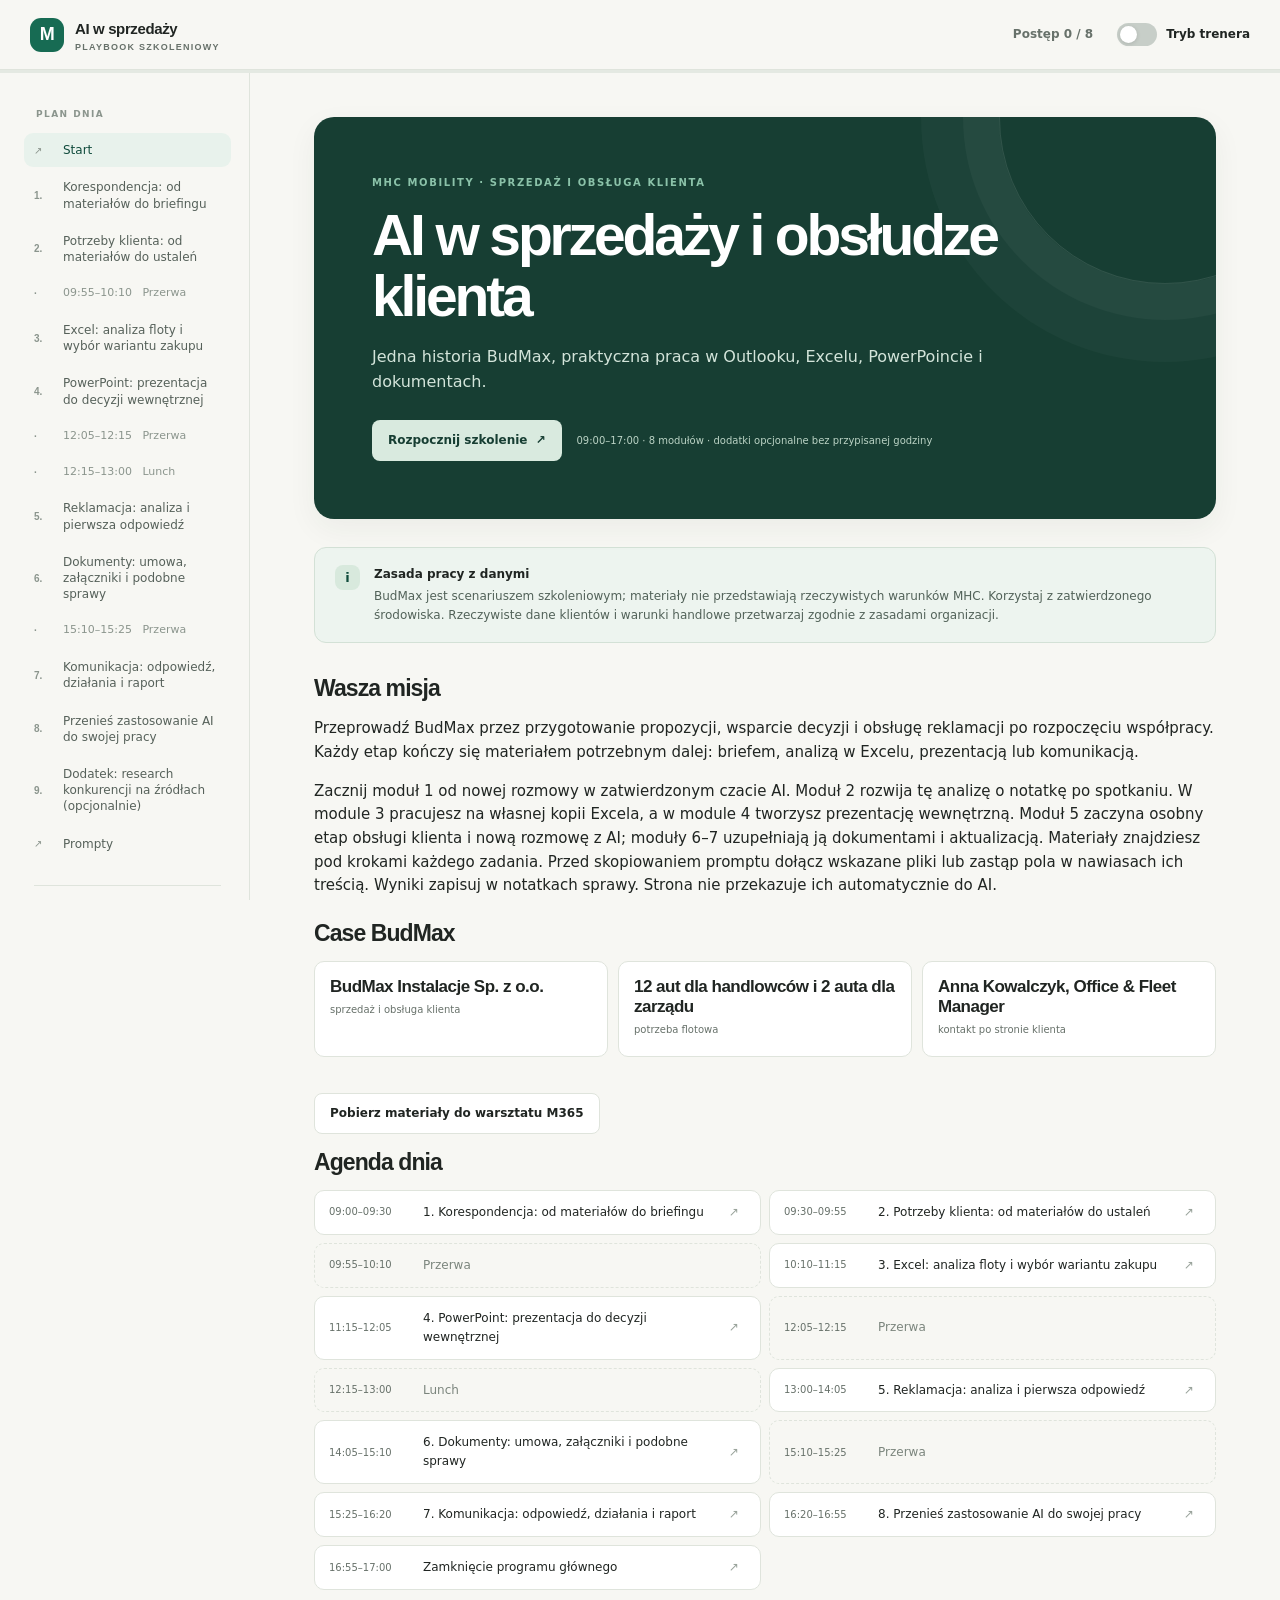
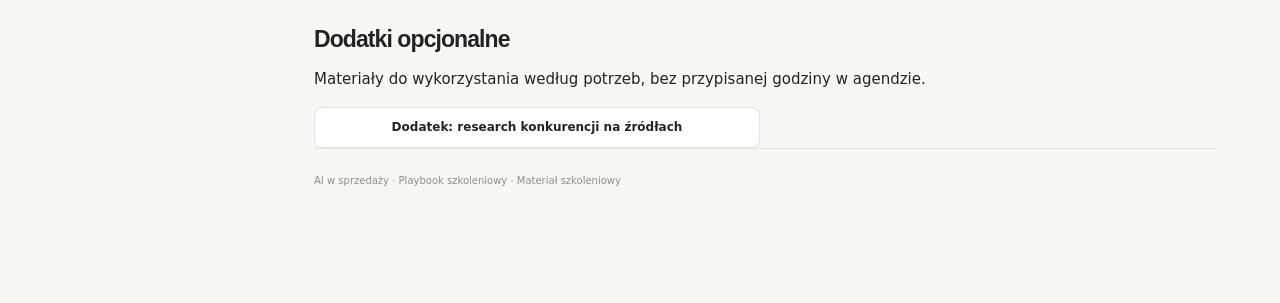
<file: index.html>
<!doctype html>
<html lang="pl">
<head>
  <meta charset="utf-8">
  <meta name="viewport" content="width=device-width, initial-scale=1">
  <meta name="theme-color" content="#f7f7f3">
  <meta name="description" content="Interaktywny playbook jednodniowego szkolenia AI w sprzedaży na case’ie BudMax.">
  <title>AI w sprzedaży i obsłudze · MHC Mobility</title>
  <link rel="stylesheet" href="assets/css/site.css">
</head>
<body>
  <a class="skip-link" href="#main">Przejdź do treści</a>
  <header class="topbar">
    <a class="brand" href="#start" aria-label="AI w sprzedaży — start"><span class="brand-mark">M</span><span>AI w sprzedaży <small>PLAYBOOK SZKOLENIOWY</small></span></a>
    <div class="top-actions">
      <span class="progress-label" id="progress-label">Postęp 0 / 8</span>
      <label class="mode-switch"><input type="checkbox" id="trainer-toggle"><span class="switch-ui" aria-hidden="true"></span><span>Tryb trenera</span></label>
    </div>
  </header>
  <div class="progress-track" role="progressbar" aria-label="Postęp szkolenia" aria-valuemin="0" aria-valuemax="8" aria-valuenow="0"><span id="progress-fill"></span></div>
  <div class="layout">
    <aside class="sidebar" aria-label="Nawigacja szkolenia">
      <div class="side-heading">PLAN DNIA</div>
      <nav id="course-nav"></nav>
      <div class="sidebar-tools">
        <label class="fast-switch trainer-control"><input id="fast-mode" type="checkbox"><span>Fast mode</span></label>
        <button class="text-button" id="reset-button" type="button">Resetuj postęp i zapisy</button>
      </div>
      <p class="side-foot">MATERIAŁ SZKOLENIOWY<br>WARSZTAT Z AI</p>
    </aside>
    <main id="main" tabindex="-1">
      <div id="course-content" aria-live="polite"><div class="loading">Wczytuję materiały szkoleniowe…</div></div>
    </main>
    <aside class="document-drawer" id="document-drawer" aria-label="Podgląd dokumentu" hidden>
      <div class="drawer-head"><div><div class="block-label">MATERIAŁ ĆWICZENIOWY</div><h2 id="drawer-title">Dokument</h2></div><button class="drawer-close" type="button" data-action="close-document" aria-label="Zamknij podgląd">×</button></div>
      <pre id="drawer-text" class="drawer-text" tabindex="0"></pre>
    </aside>
  </div>
  <dialog class="trainer-password-dialog" id="trainer-password-dialog" aria-labelledby="trainer-password-title">
    <form id="trainer-password-form">
      <h2 id="trainer-password-title">Tryb trenera</h2>
      <p>Wpisz hasło, aby wyświetlić materiały dla prowadzącego.</p>
      <label for="trainer-password">Hasło</label>
      <input id="trainer-password" type="password" autocomplete="current-password" required>
      <p class="trainer-password-error" id="trainer-password-error" role="alert" hidden>Nieprawidłowe hasło.</p>
      <div class="trainer-password-actions">
        <button class="button secondary" type="button" data-action="cancel-trainer-login">Anuluj</button>
        <button class="button primary" type="submit">Pokaż materiały</button>
      </div>
    </form>
  </dialog>
  <script src="assets/js/app.js" defer></script>
</body>
</html>
</file>
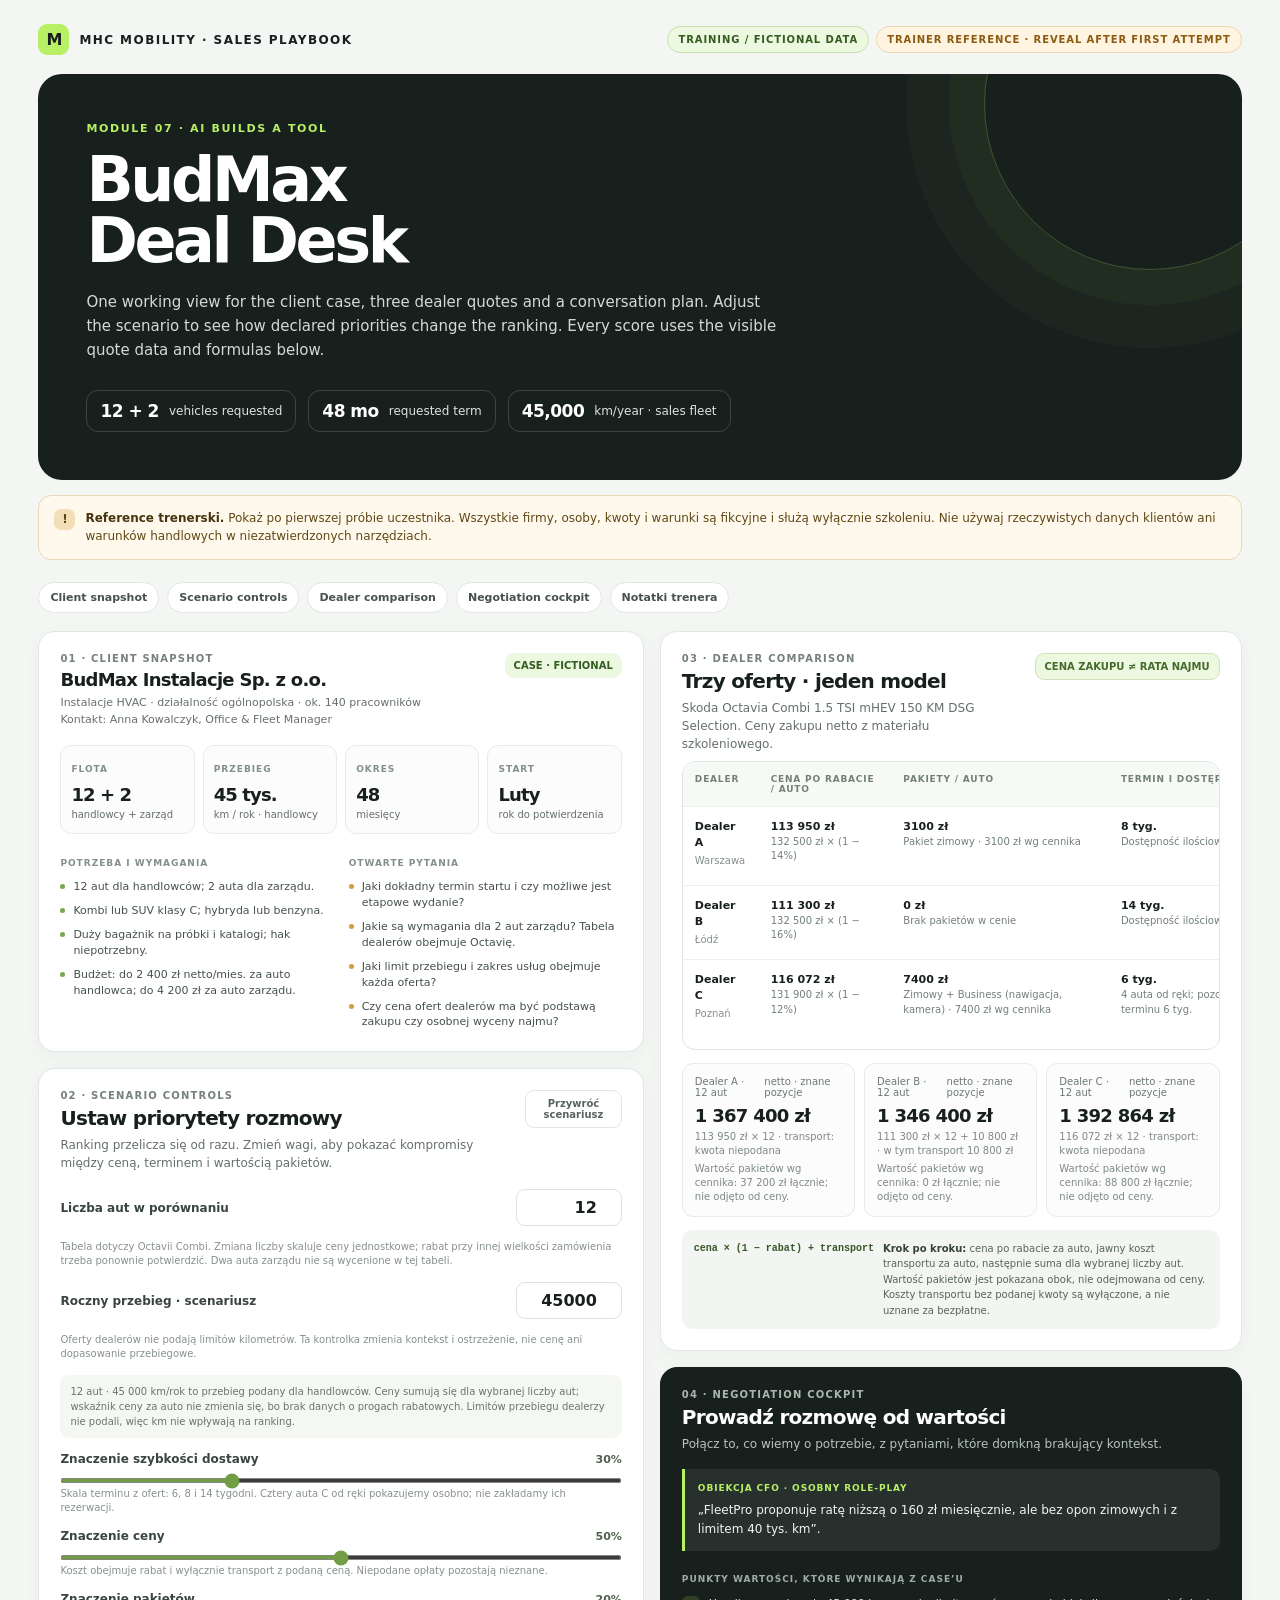
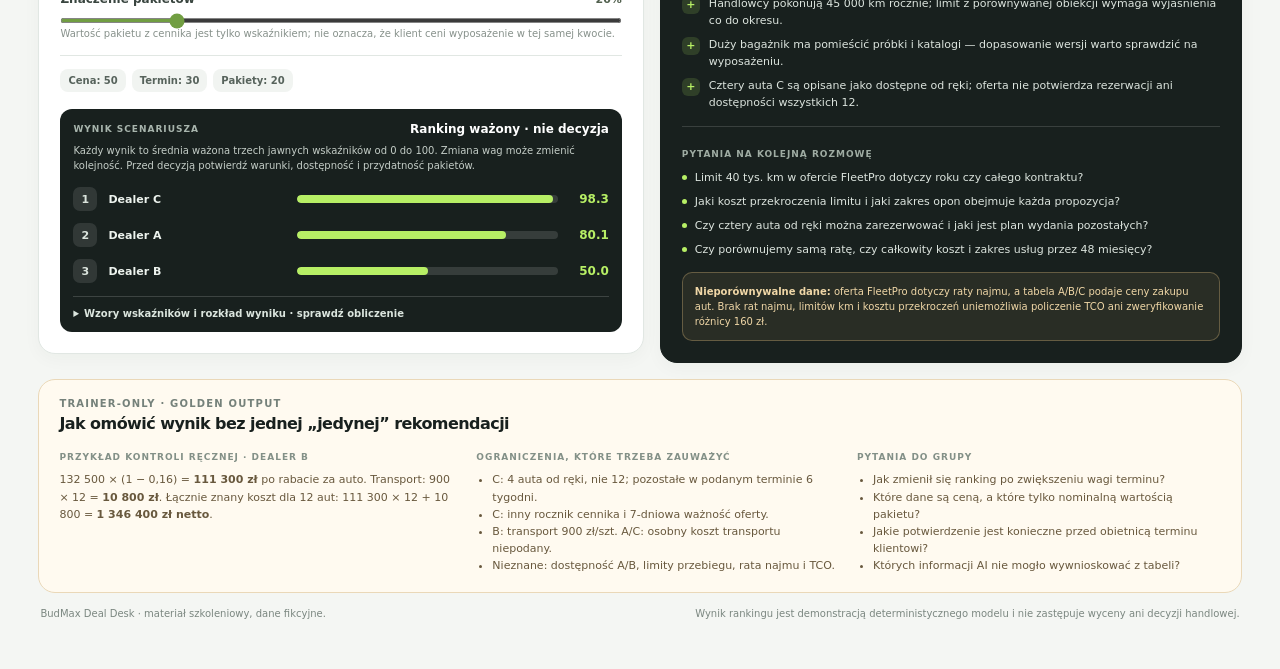
<file: materials/budmax_deal_desk_reference.html>
<!doctype html>
<html lang="pl">
<head>
  <meta charset="utf-8">
  <meta name="viewport" content="width=device-width, initial-scale=1">
  <meta name="color-scheme" content="light">
  <title>BudMax Deal Desk — reference trenerski</title>
  <style>
    :root {
      --ink: #18201e;
      --muted: #65706b;
      --line: #e1e7e3;
      --paper: #f4f6f3;
      --card: #fff;
      --green: #b7ef65;
      --green-dark: #335c20;
      --green-wash: #edf8e0;
      --amber: #8b5a13;
      --amber-wash: #fff4df;
      --red: #984b41;
      --red-wash: #faece8;
      --dark: #18201e;
      --radius: 17px;
      font-family: Inter, ui-sans-serif, system-ui, -apple-system, BlinkMacSystemFont, "Segoe UI", sans-serif;
      color: var(--ink);
      background: var(--paper);
    }
    * { box-sizing: border-box; }
    body { margin: 0; min-width: 320px; background: var(--paper); }
    button, input { font: inherit; }
    button { cursor: pointer; }
    .shell { max-width: 1440px; margin: 0 auto; padding: 24px clamp(16px, 3vw, 42px) 48px; }
    .topline { display: flex; justify-content: space-between; align-items: center; gap: 14px; margin-bottom: 19px; }
    .brand { display: flex; align-items: center; gap: 10px; font-size: 12px; font-weight: 800; letter-spacing: .12em; text-transform: uppercase; }
    .brand-mark { display: grid; place-items: center; width: 31px; height: 31px; border-radius: 9px; background: var(--green); color: var(--ink); font-size: 16px; letter-spacing: -.08em; }
    .top-tags { display: flex; flex-wrap: wrap; justify-content: flex-end; gap: 7px; }
    .tag { padding: 7px 10px; border: 1px solid var(--line); border-radius: 999px; background: #fff; color: #53605a; font-size: 10px; font-weight: 800; letter-spacing: .09em; text-transform: uppercase; }
    .tag.training { border-color: #c5dfa8; background: var(--green-wash); color: var(--green-dark); }
    .tag.trainer { border-color: #ead6b0; background: var(--amber-wash); color: var(--amber); }
    .hero { position: relative; overflow: hidden; border-radius: 24px; padding: clamp(24px, 4vw, 48px); background: var(--dark); color: #fff; }
    .hero:after { content: ""; position: absolute; width: 330px; height: 330px; right: -74px; top: -136px; border: 1px solid rgba(183,239,101,.25); border-radius: 50%; box-shadow: 0 0 0 35px rgba(183,239,101,.035), 0 0 0 78px rgba(183,239,101,.025); pointer-events: none; }
    .hero-kicker { margin: 0 0 15px; color: var(--green); font-size: 11px; font-weight: 800; letter-spacing: .15em; text-transform: uppercase; }
    h1 { max-width: 760px; margin: 0; font-size: clamp(34px, 5vw, 62px); line-height: .98; letter-spacing: -.055em; }
    .hero-copy { max-width: 690px; margin: 18px 0 0; color: #d2dad5; font-size: 15px; line-height: 1.6; }
    .hero-bottom { display: flex; flex-wrap: wrap; align-items: center; gap: 12px; margin-top: 28px; }
    .hero-stat { display: flex; align-items: center; gap: 10px; padding: 10px 13px; border: 1px solid rgba(255,255,255,.16); border-radius: 12px; color: #dce3df; font-size: 12px; }
    .hero-stat strong { color: #fff; font-size: 17px; letter-spacing: -.03em; }
    .notice { display: flex; align-items: flex-start; gap: 10px; margin: 15px 0 22px; padding: 13px 15px; border: 1px solid #e8d7b8; border-radius: 13px; background: #fff9ed; color: #604814; font-size: 12px; line-height: 1.55; }
    .notice b { color: #46340e; }
    .notice-mark { display: grid; flex: 0 0 21px; place-items: center; width: 21px; height: 21px; border-radius: 7px; background: #f3dfb7; font-weight: 900; }
    .section-nav { display: flex; flex-wrap: wrap; gap: 8px; margin: 0 0 18px; }
    .section-nav a { padding: 8px 11px; border: 1px solid var(--line); border-radius: 999px; background: #fff; color: #47524d; text-decoration: none; font-size: 11px; font-weight: 700; }
    .section-nav a:hover, .section-nav a:focus-visible { border-color: #9cc66d; outline: 2px solid #d7edbe; }
    .layout { display: grid; grid-template-columns: minmax(0, 1.02fr) minmax(360px, .98fr); gap: 16px; align-items: start; }
    .stack { display: grid; gap: 16px; min-width: 0; }
    .card { min-width: 0; border: 1px solid var(--line); border-radius: var(--radius); background: var(--card); box-shadow: 0 5px 18px rgba(27,43,33,.035); }
    .card-pad { padding: 21px; }
    .card-head { display: flex; justify-content: space-between; align-items: flex-start; gap: 16px; margin-bottom: 17px; }
    .eyebrow { margin: 0 0 6px; color: #75817a; font-size: 10px; font-weight: 800; letter-spacing: .12em; text-transform: uppercase; }
    h2 { margin: 0; font-size: 20px; letter-spacing: -.035em; line-height: 1.15; }
    h3 { margin: 0; font-size: 14px; letter-spacing: -.02em; }
    .card-desc { margin: 6px 0 0; color: var(--muted); font-size: 12px; line-height: 1.5; }
    .mini-label { color: #839087; font-size: 9px; font-weight: 800; letter-spacing: .11em; text-transform: uppercase; }
    .snapshot-top { display: flex; align-items: flex-start; justify-content: space-between; gap: 10px; }
    .client-name { margin: 2px 0 0; font-size: 18px; font-weight: 800; letter-spacing: -.04em; }
    .client-meta { margin: 5px 0 0; color: var(--muted); font-size: 11px; line-height: 1.5; }
    .client-chip { white-space: nowrap; padding: 7px 9px; border-radius: 9px; background: var(--green-wash); color: var(--green-dark); font-size: 10px; font-weight: 800; }
    .metrics { display: grid; grid-template-columns: repeat(4, minmax(0, 1fr)); gap: 8px; margin: 17px 0; }
    .metric { min-height: 74px; padding: 11px 10px; border: 1px solid #e8ece8; border-radius: 11px; background: #fbfcfb; }
    .metric strong { display: block; margin-top: 8px; font-size: 18px; letter-spacing: -.05em; }
    .metric small { display: block; margin-top: 3px; color: var(--muted); font-size: 10px; line-height: 1.35; }
    .two-col { display: grid; grid-template-columns: 1fr 1fr; gap: 15px; }
    .bullet-list { display: grid; gap: 8px; margin: 9px 0 0; padding: 0; list-style: none; }
    .bullet-list li { display: flex; gap: 8px; align-items: flex-start; color: #45524b; font-size: 11px; line-height: 1.45; }
    .bullet-list li:before { content: ""; flex: 0 0 5px; width: 5px; height: 5px; margin-top: 5px; border-radius: 50%; background: #77a84a; }
    .unknown-list li:before { background: #d29b43; }
    .controls { display: grid; gap: 14px; }
    .control-row { display: grid; grid-template-columns: minmax(0, 1fr) auto; align-items: center; gap: 9px; }
    .control-row label { color: #39453f; font-size: 12px; font-weight: 700; }
    .number-input { width: 106px; padding: 8px 9px; border: 1px solid #dbe3dd; border-radius: 9px; color: var(--ink); background: white; text-align: right; font-weight: 750; }
    .range-head { display: flex; justify-content: space-between; align-items: center; gap: 12px; }
    .range-head label { color: #39453f; font-size: 12px; font-weight: 700; }
    .range-value { min-width: 43px; color: #52614f; text-align: right; font-size: 11px; font-weight: 800; }
    input[type="range"] { width: 100%; height: 5px; margin: 12px 0 2px; border-radius: 99px; accent-color: #719e42; cursor: pointer; }
    .range-help { margin: 0; color: #87918b; font-size: 10px; line-height: 1.4; }
    .scenario-note { margin: 0; padding: 9px 10px; border-radius: 9px; background: #f5f7f3; color: #68746c; font-size: 10px; line-height: 1.5; }
    .weight-summary { display: flex; flex-wrap: wrap; gap: 6px; padding-top: 13px; border-top: 1px solid var(--line); }
    .weight-pill { padding: 6px 8px; border-radius: 8px; background: #f1f4f1; color: #57635c; font-size: 10px; font-weight: 700; }
    .reset-button { padding: 7px 10px; border: 1px solid var(--line); border-radius: 9px; background: white; color: #59645e; font-size: 10px; font-weight: 750; }
    .reset-button:hover { background: #f4f7f4; }
    .ranking-box { padding: 13px; border-radius: 12px; background: var(--dark); color: #fff; }
    .ranking-title { display: flex; justify-content: space-between; align-items: center; gap: 12px; }
    .ranking-title .mini-label { color: #a8b5ad; }
    .ranking-title strong { font-size: 12px; }
    .ranking-explainer { margin: 7px 0 0; color: #c4cdc7; font-size: 10px; line-height: 1.5; }
    .ranking-list { display: grid; gap: 12px; margin-top: 14px; }
    .rank-row { display: grid; grid-template-columns: 26px minmax(90px, 1fr) minmax(90px, 1.45fr) 42px; gap: 9px; align-items: center; }
    .rank-num { display: grid; place-items: center; width: 24px; height: 24px; border-radius: 7px; background: rgba(255,255,255,.11); color: #dbe4dd; font-size: 11px; font-weight: 800; }
    .rank-name { color: #edf3ee; font-size: 11px; font-weight: 750; }
    .bar { height: 8px; overflow: hidden; border-radius: 99px; background: rgba(255,255,255,.13); }
    .bar > i { display: block; height: 100%; border-radius: inherit; background: var(--green); transition: width .2s ease; }
    .score { color: var(--green); text-align: right; font-size: 12px; font-weight: 850; }
    .no-weight { margin: 12px 0 0; color: #f4ce81; font-size: 11px; }
    .score-detail { margin-top: 13px; border-top: 1px solid rgba(255,255,255,.16); padding-top: 11px; }
    .score-detail summary { color: #dbe5de; cursor: pointer; font-size: 10px; font-weight: 750; }
    .score-detail p { color: #bdc9c1; font-size: 10px; line-height: 1.5; }
    .score-detail table { min-width: 0; margin-top: 8px; }
    .score-detail th, .score-detail td { padding: 7px 6px; border-color: rgba(255,255,255,.11); color: #d9e1dc; font-size: 9px; }
    .score-detail th { background: rgba(255,255,255,.06); color: #aebbb2; }
    .comparison-card { grid-column: 1 / -1; }
    .comparison-intro { display: flex; justify-content: space-between; align-items: flex-start; gap: 18px; }
    .price-label { display: inline-flex; align-items: center; gap: 7px; padding: 7px 9px; border: 1px solid #cfe2ba; border-radius: 9px; background: var(--green-wash); color: #456a2c; font-size: 10px; font-weight: 800; white-space: nowrap; }
    .table-wrap { overflow-x: auto; margin-top: 8px; border: 1px solid var(--line); border-radius: 13px; }
    table { width: 100%; min-width: 860px; border-collapse: collapse; }
    th, td { padding: 12px; border-bottom: 1px solid #edf0ed; text-align: left; vertical-align: top; }
    th { background: #f7f9f7; color: #718078; font-size: 9px; font-weight: 800; letter-spacing: .09em; text-transform: uppercase; }
    td { color: #48554e; font-size: 11px; line-height: 1.45; }
    tbody tr:last-child td { border-bottom: 0; }
    td strong { color: var(--ink); }
    .dealer-name { color: var(--ink); font-weight: 800; }
    .dealer-city { display: block; margin-top: 3px; color: #859089; font-size: 10px; }
    .money { white-space: nowrap; font-variant-numeric: tabular-nums; }
    .math { color: #718078; font-size: 10px; }
    .status { display: inline-flex; align-items: center; margin: 2px 3px 2px 0; padding: 4px 6px; border-radius: 6px; background: #f0f3f0; color: #5a665f; font-size: 9px; font-weight: 700; }
    .status.warn { background: var(--amber-wash); color: var(--amber); }
    .status.good { background: var(--green-wash); color: var(--green-dark); }
    .cost-strip { display: grid; grid-template-columns: repeat(3, 1fr); gap: 9px; margin-top: 13px; }
    .cost-cell { padding: 12px; border: 1px solid #e7ece7; border-radius: 11px; background: #fbfcfb; }
    .cost-cell-top { display: flex; justify-content: space-between; gap: 8px; color: #6c7971; font-size: 10px; }
    .cost-cell strong { display: block; margin-top: 7px; color: var(--ink); font-size: 18px; letter-spacing: -.04em; }
    .cost-cell small { display: block; margin-top: 4px; color: #7f8a83; font-size: 10px; line-height: 1.4; }
    .formula { display: flex; align-items: flex-start; gap: 9px; margin-top: 13px; padding: 11px 12px; border-radius: 10px; background: #f2f5f2; color: #57635c; font-size: 10px; line-height: 1.55; }
    .formula b { color: #36433b; }
    .formula-code { white-space: nowrap; color: #385526; font-family: ui-monospace, SFMono-Regular, Menlo, monospace; font-size: 10px; font-weight: 700; }
    .cockpit { background: var(--dark); color: white; border-color: var(--dark); }
    .cockpit .eyebrow { color: #a9b7ad; }
    .cockpit h2 { color: white; }
    .cockpit .card-desc { color: #b8c3bc; }
    .objection { margin: 16px 0; padding: 13px; border-left: 3px solid var(--green); border-radius: 0 10px 10px 0; background: rgba(255,255,255,.07); color: #f0f4f1; font-size: 12px; line-height: 1.55; }
    .objection small { display: block; margin-bottom: 5px; color: var(--green); font-size: 9px; font-weight: 800; letter-spacing: .1em; text-transform: uppercase; }
    .argument-grid { display: grid; gap: 8px; margin-top: 10px; }
    .argument { display: flex; gap: 9px; color: #dce4de; font-size: 11px; line-height: 1.5; }
    .argument:before { content: "+"; flex: 0 0 18px; display: grid; place-items: center; width: 18px; height: 18px; border-radius: 6px; background: rgba(183,239,101,.15); color: var(--green); font-weight: 900; }
    .cockpit .mini-label { color: #9faca3; }
    .cockpit .bullet-list li { color: #dce4de; }
    .cockpit .bullet-list li:before { background: var(--green); }
    .divider { height: 1px; margin: 15px 0; background: rgba(255,255,255,.14); }
    .warning-box { margin-top: 14px; padding: 11px 12px; border: 1px solid rgba(242,203,132,.3); border-radius: 10px; background: rgba(242,203,132,.08); color: #f0d7a7; font-size: 10px; line-height: 1.5; }
    .trainer-section { margin-top: 16px; padding: 18px 20px; border: 1px solid #ead8b8; border-radius: var(--radius); background: #fffaf0; }
    .trainer-section h2 { font-size: 16px; }
    .trainer-grid { display: grid; grid-template-columns: 1.1fr 1fr 1fr; gap: 17px; margin-top: 12px; }
    .trainer-grid p, .trainer-grid li { color: #68583d; font-size: 11px; line-height: 1.55; }
    .trainer-grid p { margin: 7px 0 0; }
    .trainer-grid ul { margin: 7px 0 0; padding-left: 16px; }
    .footer-note { display: flex; justify-content: space-between; gap: 18px; margin: 13px 2px 0; color: #7b8780; font-size: 10px; line-height: 1.5; }
    :focus-visible { outline: 3px solid #9cc66d; outline-offset: 3px; }
    @media (max-width: 900px) {
      .layout { grid-template-columns: 1fr; }
      .comparison-card { grid-column: auto; }
      .trainer-grid { grid-template-columns: 1fr 1fr; }
    }
    @media (max-width: 600px) {
      .shell { padding: 14px 12px 30px; }
      .topline { align-items: flex-start; }
      .brand { font-size: 10px; }
      .top-tags { max-width: 190px; }
      .tag { padding: 6px 8px; font-size: 8px; }
      .hero { border-radius: 19px; padding: 24px 20px; }
      .hero:after { right: -210px; }
      .hero-copy { font-size: 13px; }
      .hero-stat { flex: 1 1 130px; }
      .metrics { grid-template-columns: 1fr 1fr; }
      .two-col { grid-template-columns: 1fr; }
      .card-pad { padding: 16px; }
      .comparison-intro { display: block; }
      .price-label { margin-top: 12px; white-space: normal; }
      .cost-strip { grid-template-columns: 1fr; }
      .trainer-grid { grid-template-columns: 1fr; }
      .footer-note { display: block; }
      .footer-note span { display: block; margin-top: 4px; }
    }
    @media print {
      body { background: white; }
      .shell { max-width: none; padding: 0; }
      .section-nav, .reset-button, input { display: none !important; }
      .hero, .cockpit, .ranking-box { print-color-adjust: exact; -webkit-print-color-adjust: exact; }
      .card, .trainer-section { break-inside: avoid; box-shadow: none; }
    }
  </style>
</head>
<body>
  <main class="shell">
    <div class="topline">
      <div class="brand"><span class="brand-mark" aria-hidden="true">M</span> MHC Mobility · Sales playbook</div>
      <div class="top-tags">
        <span class="tag training">TRAINING / FICTIONAL DATA</span>
        <span class="tag trainer">Trainer reference · reveal after first attempt</span>
      </div>
    </div>

    <header class="hero">
      <p class="hero-kicker">Module 07 · AI builds a tool</p>
      <h1>BudMax<br>Deal Desk</h1>
      <p class="hero-copy">One working view for the client case, three dealer quotes and a conversation plan. Adjust the scenario to see how declared priorities change the ranking. Every score uses the visible quote data and formulas below.</p>
      <div class="hero-bottom">
        <div class="hero-stat"><strong>12 + 2</strong><span>vehicles requested</span></div>
        <div class="hero-stat"><strong>48 mo</strong><span>requested term</span></div>
        <div class="hero-stat"><strong>45,000</strong><span>km/year · sales fleet</span></div>
      </div>
    </header>

    <div class="notice" role="note">
      <span class="notice-mark" aria-hidden="true">!</span>
      <div><b>Reference trenerski.</b> Pokaż po pierwszej próbie uczestnika. Wszystkie firmy, osoby, kwoty i warunki są fikcyjne i służą wyłącznie szkoleniu. Nie używaj rzeczywistych danych klientów ani warunków handlowych w niezatwierdzonych narzędziach.</div>
    </div>

    <nav class="section-nav" aria-label="Przejdź do sekcji">
      <a href="#client">Client snapshot</a>
      <a href="#scenario">Scenario controls</a>
      <a href="#comparison">Dealer comparison</a>
      <a href="#cockpit">Negotiation cockpit</a>
      <a href="#trainer-notes">Notatki trenera</a>
    </nav>

    <div class="layout">
      <div class="stack">
        <section class="card card-pad" id="client" aria-labelledby="client-title">
          <div class="snapshot-top">
            <div>
              <p class="eyebrow">01 · Client snapshot</p>
              <h2 id="client-title" class="client-name">BudMax Instalacje Sp. z o.o.</h2>
              <p class="client-meta">Instalacje HVAC · działalność ogólnopolska · ok. 140 pracowników<br>Kontakt: Anna Kowalczyk, Office &amp; Fleet Manager</p>
            </div>
            <span class="client-chip">CASE · FICTIONAL</span>
          </div>
          <div class="metrics">
            <div class="metric"><span class="mini-label">Flota</span><strong>12 + 2</strong><small>handlowcy + zarząd</small></div>
            <div class="metric"><span class="mini-label">Przebieg</span><strong>45 tys.</strong><small>km / rok · handlowcy</small></div>
            <div class="metric"><span class="mini-label">Okres</span><strong>48</strong><small>miesięcy</small></div>
            <div class="metric"><span class="mini-label">Start</span><strong>Luty</strong><small>rok do potwierdzenia</small></div>
          </div>
          <div class="two-col">
            <div>
              <span class="mini-label">Potrzeba i wymagania</span>
              <ul class="bullet-list">
                <li>12 aut dla handlowców; 2 auta dla zarządu.</li>
                <li>Kombi lub SUV klasy C; hybryda lub benzyna.</li>
                <li>Duży bagażnik na próbki i katalogi; hak niepotrzebny.</li>
                <li>Budżet: do 2 400 zł netto/mies. za auto handlowca; do 4 200 zł za auto zarządu.</li>
              </ul>
            </div>
            <div>
              <span class="mini-label">Otwarte pytania</span>
              <ul class="bullet-list unknown-list">
                <li>Jaki dokładny termin startu i czy możliwe jest etapowe wydanie?</li>
                <li>Jakie są wymagania dla 2 aut zarządu? Tabela dealerów obejmuje Octavię.</li>
                <li>Jaki limit przebiegu i zakres usług obejmuje każda oferta?</li>
                <li>Czy cena ofert dealerów ma być podstawą zakupu czy osobnej wyceny najmu?</li>
              </ul>
            </div>
          </div>
        </section>

        <section class="card card-pad" id="scenario" aria-labelledby="scenario-title">
          <div class="card-head">
            <div>
              <p class="eyebrow">02 · Scenario controls</p>
              <h2 id="scenario-title">Ustaw priorytety rozmowy</h2>
              <p class="card-desc">Ranking przelicza się od razu. Zmień wagi, aby pokazać kompromisy między ceną, terminem i wartością pakietów.</p>
            </div>
            <button class="reset-button" id="reset-button" type="button">Przywróć scenariusz</button>
          </div>
          <div class="controls">
            <div class="control-row">
              <label for="cars">Liczba aut w porównaniu</label>
              <input class="number-input" id="cars" type="number" min="1" step="1" value="12" inputmode="numeric" aria-describedby="cars-help">
            </div>
            <p class="range-help" id="cars-help">Tabela dotyczy Octavii Combi. Zmiana liczby skaluje ceny jednostkowe; rabat przy innej wielkości zamówienia trzeba ponownie potwierdzić. Dwa auta zarządu nie są wycenione w tej tabeli.</p>
            <div class="control-row">
              <label for="mileage">Roczny przebieg · scenariusz</label>
              <input class="number-input" id="mileage" type="number" min="0" step="1000" value="45000" inputmode="numeric" aria-describedby="mileage-help">
            </div>
            <p class="range-help" id="mileage-help">Oferty dealerów nie podają limitów kilometrów. Ta kontrolka zmienia kontekst i ostrzeżenie, nie cenę ani dopasowanie przebiegowe.</p>
            <p class="scenario-note" id="scenario-impact" aria-live="polite"></p>
            <div class="range-control">
              <div class="range-head"><label for="weight-speed">Znaczenie szybkości dostawy</label><output class="range-value" id="speed-value" for="weight-speed">30%</output></div>
              <input id="weight-speed" type="range" min="0" max="100" value="30">
              <p class="range-help">Skala terminu z ofert: 6, 8 i 14 tygodni. Cztery auta C od ręki pokazujemy osobno; nie zakładamy ich rezerwacji.</p>
            </div>
            <div class="range-control">
              <div class="range-head"><label for="weight-price">Znaczenie ceny</label><output class="range-value" id="price-value" for="weight-price">50%</output></div>
              <input id="weight-price" type="range" min="0" max="100" value="50">
              <p class="range-help">Koszt obejmuje rabat i wyłącznie transport z podaną ceną. Niepodane opłaty pozostają nieznane.</p>
            </div>
            <div class="range-control">
              <div class="range-head"><label for="weight-equipment">Znaczenie pakietów</label><output class="range-value" id="equipment-value" for="weight-equipment">20%</output></div>
              <input id="weight-equipment" type="range" min="0" max="100" value="20">
              <p class="range-help">Wartość pakietu z cennika jest tylko wskaźnikiem; nie oznacza, że klient ceni wyposażenie w tej samej kwocie.</p>
            </div>
            <div class="weight-summary" aria-label="Wagi użyte w rankingu">
              <span class="weight-pill">Cena: <span id="pill-price">50</span></span>
              <span class="weight-pill">Termin: <span id="pill-speed">30</span></span>
              <span class="weight-pill">Pakiety: <span id="pill-equipment">20</span></span>
            </div>
          </div>
          <div class="ranking-box" style="margin-top:17px" aria-live="polite">
            <div class="ranking-title"><span class="mini-label">Wynik scenariusza</span><strong>Ranking ważony · nie decyzja</strong></div>
            <p class="ranking-explainer">Każdy wynik to średnia ważona trzech jawnych wskaźników od 0 do 100. Zmiana wag może zmienić kolejność. Przed decyzją potwierdź warunki, dostępność i przydatność pakietów.</p>
            <div class="ranking-list" id="ranking-list"></div>
            <p class="no-weight" id="no-weight" hidden>Ustaw co najmniej jedną wagę powyżej zera, aby wyliczyć ranking.</p>
            <details class="score-detail">
              <summary>Wzory wskaźników i rozkład wyniku · sprawdź obliczenie</summary>
              <p>Cena = najniższy znany koszt jednostkowy ÷ koszt tego dealera × 100. Termin = (14 tyg. − termin) ÷ (14 − 6) × 100. Pakiety = wartość z cennika ÷ 7 400 zł × 100. Wynik = suma (wskaźnik × waga) ÷ suma wag. Niepodany transport A/C wyłączono z ceny porównawczej.</p>
              <div id="score-detail-content"></div>
            </details>
          </div>
        </section>
      </div>

      <div class="stack">
        <section class="card card-pad" id="comparison" aria-labelledby="comparison-title">
          <div class="comparison-intro">
            <div>
              <p class="eyebrow">03 · Dealer comparison</p>
              <h2 id="comparison-title">Trzy oferty · jeden model</h2>
              <p class="card-desc">Skoda Octavia Combi 1.5 TSI mHEV 150 KM DSG Selection. Ceny zakupu netto z materiału szkoleniowego.</p>
            </div>
            <span class="price-label">CENA ZAKUPU ≠ RATA NAJMU</span>
          </div>
          <div class="table-wrap">
            <table>
              <thead>
                <tr>
                  <th scope="col">Dealer</th>
                  <th scope="col">Cena po rabacie / auto</th>
                  <th scope="col">Pakiety / auto</th>
                  <th scope="col">Termin i dostępność</th>
                  <th scope="col">Uwagi / ryzyka</th>
                </tr>
              </thead>
              <tbody id="offer-rows"></tbody>
            </table>
          </div>
          <div class="cost-strip" id="cost-strip" aria-live="polite"></div>
          <div class="formula">
            <span class="formula-code">cena × (1 − rabat) + transport</span>
            <span><b>Krok po kroku:</b> cena po rabacie za auto, jawny koszt transportu za auto, następnie suma dla wybranej liczby aut. Wartość pakietów jest pokazana obok, nie odejmowana od ceny. Koszty transportu bez podanej kwoty są wyłączone, a nie uznane za bezpłatne.</span>
          </div>
        </section>

        <section class="card card-pad cockpit" id="cockpit" aria-labelledby="cockpit-title">
          <p class="eyebrow">04 · Negotiation cockpit</p>
          <h2 id="cockpit-title">Prowadź rozmowę od wartości</h2>
          <p class="card-desc">Połącz to, co wiemy o potrzebie, z pytaniami, które domkną brakujący kontekst.</p>
          <div class="objection">
            <small>Obiekcja CFO · osobny role-play</small>
            „FleetPro proponuje ratę niższą o 160 zł miesięcznie, ale bez opon zimowych i z limitem 40 tys. km”.
          </div>
          <span class="mini-label">Punkty wartości, które wynikają z case’u</span>
          <div class="argument-grid">
            <div class="argument">Handlowcy pokonują 45 000 km rocznie; limit z porównywanej obiekcji wymaga wyjaśnienia co do okresu.</div>
            <div class="argument">Duży bagażnik ma pomieścić próbki i katalogi — dopasowanie wersji warto sprawdzić na wyposażeniu.</div>
            <div class="argument">Cztery auta C są opisane jako dostępne od ręki; oferta nie potwierdza rezerwacji ani dostępności wszystkich 12.</div>
          </div>
          <div class="divider"></div>
          <span class="mini-label">Pytania na kolejną rozmowę</span>
          <ul class="bullet-list">
            <li>Limit 40 tys. km w ofercie FleetPro dotyczy roku czy całego kontraktu?</li>
            <li>Jaki koszt przekroczenia limitu i jaki zakres opon obejmuje każda propozycja?</li>
            <li>Czy cztery auta od ręki można zarezerwować i jaki jest plan wydania pozostałych?</li>
            <li>Czy porównujemy samą ratę, czy całkowity koszt i zakres usług przez 48 miesięcy?</li>
          </ul>
          <div class="warning-box"><b>Nieporównywalne dane:</b> oferta FleetPro dotyczy raty najmu, a tabela A/B/C podaje ceny zakupu aut. Brak rat najmu, limitów km i kosztu przekroczeń uniemożliwia policzenie TCO ani zweryfikowanie różnicy 160 zł.</div>
        </section>
      </div>
    </div>

    <section class="trainer-section" id="trainer-notes" aria-labelledby="trainer-title">
      <p class="eyebrow">Trainer-only · golden output</p>
      <h2 id="trainer-title">Jak omówić wynik bez jednej „jedynej” rekomendacji</h2>
      <div class="trainer-grid">
        <div>
          <span class="mini-label">Przykład kontroli ręcznej · Dealer B</span>
          <p>132 500 × (1 − 0,16) = <b>111 300 zł</b> po rabacie za auto. Transport: 900 × 12 = <b>10 800 zł</b>. Łącznie znany koszt dla 12 aut: 111 300 × 12 + 10 800 = <b>1 346 400 zł netto</b>.</p>
        </div>
        <div>
          <span class="mini-label">Ograniczenia, które trzeba zauważyć</span>
          <ul>
            <li>C: 4 auta od ręki, nie 12; pozostałe w podanym terminie 6 tygodni.</li>
            <li>C: inny rocznik cennika i 7-dniowa ważność oferty.</li>
            <li>B: transport 900 zł/szt. A/C: osobny koszt transportu niepodany.</li>
            <li>Nieznane: dostępność A/B, limity przebiegu, rata najmu i TCO.</li>
          </ul>
        </div>
        <div>
          <span class="mini-label">Pytania do grupy</span>
          <ul>
            <li>Jak zmienił się ranking po zwiększeniu wagi terminu?</li>
            <li>Które dane są ceną, a które tylko nominalną wartością pakietu?</li>
            <li>Jakie potwierdzenie jest konieczne przed obietnicą terminu klientowi?</li>
            <li>Których informacji AI nie mogło wywnioskować z tabeli?</li>
          </ul>
        </div>
      </div>
    </section>

    <div class="footer-note">
      <span>BudMax Deal Desk · materiał szkoleniowy, dane fikcyjne.</span>
      <span>Wynik rankingu jest demonstracją deterministycznego modelu i nie zastępuje wyceny ani decyzji handlowej.</span>
    </div>
  </main>

  <script>
    "use strict";
    const offers = [
      {
        id: "A",
        city: "Warszawa",
        catalogue: 132500,
        discount: 0.14,
        packageValue: 3100,
        packageName: "Pakiet zimowy",
        weeks: 8,
        transportPerCar: 0,
        transportKnown: false,
        transportNote: "Wydanie w salonie; osobnej kwoty transportu nie podano.",
        risk: "Brak informacji o liczbie aut dostępnych od ręki.",
        priceYearNote: "",
        validity: ""
      },
      {
        id: "B",
        city: "Łódź",
        catalogue: 132500,
        discount: 0.16,
        packageValue: 0,
        packageName: "Brak pakietów w cenie",
        weeks: 14,
        transportPerCar: 900,
        transportKnown: true,
        transportNote: "Transport do klienta: 900 zł / auto.",
        risk: "Brak informacji o liczbie aut dostępnych od ręki.",
        priceYearNote: "",
        validity: ""
      },
      {
        id: "C",
        city: "Poznań",
        catalogue: 131900,
        discount: 0.12,
        packageValue: 7400,
        packageName: "Zimowy + Business (nawigacja, kamera)",
        weeks: 6,
        transportPerCar: 0,
        transportKnown: false,
        transportNote: "Osobnej kwoty transportu nie podano.",
        risk: "Tylko 4 auta od ręki; pozostałe w podanym terminie 6 tygodni.",
        priceYearNote: "Inny rocznik cennika.",
        validity: "Ważność oferty: 7 dni."
      }
    ];

    const pln = new Intl.NumberFormat("pl-PL", { style: "currency", currency: "PLN", maximumFractionDigits: 0 });
    const integer = new Intl.NumberFormat("pl-PL", { maximumFractionDigits: 0 });
    const percent = value => Math.round(value * 100) + "%";
    const afterDiscount = offer => offer.catalogue * (1 - offer.discount);
    const knownUnitCost = offer => afterDiscount(offer) + offer.transportPerCar;
    const offerRows = document.getElementById("offer-rows");
    const costStrip = document.getElementById("cost-strip");
    const rankingList = document.getElementById("ranking-list");
    const noWeight = document.getElementById("no-weight");
    const scoreDetailContent = document.getElementById("score-detail-content");

    function renderOfferRows() {
      offerRows.innerHTML = offers.map(offer => {
        const packageText = offer.packageName + (offer.packageValue ? " · " + pln.format(offer.packageValue) + " wg cennika" : "");
        const statuses = [
          offer.priceYearNote ? '<span class="status warn">' + offer.priceYearNote + '</span>' : "",
          offer.validity ? '<span class="status warn">' + offer.validity + '</span>' : "",
          offer.id === "C" ? '<span class="status good">4 auta od ręki</span>' : '<span class="status warn">Stock: do potwierdzenia</span>'
        ].join("");
        return '<tr>' +
          '<td><span class="dealer-name">Dealer ' + offer.id + '</span><span class="dealer-city">' + offer.city + '</span></td>' +
          '<td><strong class="money">' + pln.format(afterDiscount(offer)) + '</strong><div class="math">' + pln.format(offer.catalogue) + ' × (1 − ' + percent(offer.discount) + ')</div></td>' +
          '<td><strong class="money">' + pln.format(offer.packageValue) + '</strong><div class="math">' + packageText + '</div></td>' +
          '<td><strong>' + offer.weeks + ' tyg.</strong><div class="math">' + (offer.id === "C" ? "4 auta od ręki; pozostałe według terminu 6 tyg." : "Dostępność ilościowa niepodana") + '</div></td>' +
          '<td>' + statuses + '<div class="math">' + offer.transportNote + '</div></td>' +
          '</tr>';
      }).join("");
    }

    function readScenario() {
      const carsInput = document.getElementById("cars");
      const mileageInput = document.getElementById("mileage");
      const cars = Math.max(1, Math.floor(Number(carsInput.value) || 1));
      const mileage = Math.max(0, Math.floor(Number(mileageInput.value) || 0));
      carsInput.value = String(cars);
      mileageInput.value = String(mileage);
      return {
        cars,
        mileage,
        speed: Number(document.getElementById("weight-speed").value),
        price: Number(document.getElementById("weight-price").value),
        equipment: Number(document.getElementById("weight-equipment").value)
      };
    }

    function getScores(scenario) {
      const lowestKnownUnitCost = Math.min(...offers.map(knownUnitCost));
      const highestPackageValue = Math.max(...offers.map(offer => offer.packageValue));
      const shortestTerm = Math.min(...offers.map(offer => offer.weeks));
      const longestTerm = Math.max(...offers.map(offer => offer.weeks));
      const weightTotal = scenario.price + scenario.speed + scenario.equipment;
      return offers.map(offer => {
        const priceScore = lowestKnownUnitCost / knownUnitCost(offer) * 100;
        const equipmentScore = highestPackageValue ? offer.packageValue / highestPackageValue * 100 : 0;
        const deliveryScore = longestTerm === shortestTerm ? 100 : (longestTerm - offer.weeks) / (longestTerm - shortestTerm) * 100;
        const weighted = weightTotal ? (
          priceScore * scenario.price +
          deliveryScore * scenario.speed +
          equipmentScore * scenario.equipment
        ) / weightTotal : 0;
        return { offer, priceScore, deliveryScore, equipmentScore, weighted };
      }).sort((a, b) => b.weighted - a.weighted || knownUnitCost(a.offer) - knownUnitCost(b.offer) || a.offer.id.localeCompare(b.offer.id));
    }

    function renderRanking(scenario) {
      const scores = getScores(scenario);
      const totalWeight = scenario.price + scenario.speed + scenario.equipment;
      noWeight.hidden = totalWeight !== 0;
      rankingList.innerHTML = scores.map((entry, index) => {
        const score = totalWeight ? entry.weighted : 0;
        return '<div class="rank-row">' +
          '<span class="rank-num">' + (index + 1) + '</span>' +
          '<span class="rank-name">Dealer ' + entry.offer.id + '</span>' +
          '<span class="bar" aria-label="Wynik ' + score.toFixed(1) + ' na 100"><i style="width:' + score.toFixed(1) + '%"></i></span>' +
          '<span class="score">' + (totalWeight ? score.toFixed(1) : "—") + '</span>' +
          '</div>';
      }).join("");
    }

    function renderScoreDetails(scenario) {
      const scores = getScores(scenario);
      const weightTotal = scenario.price + scenario.speed + scenario.equipment;
      const rows = scores.map(entry => {
        const offer = entry.offer;
        const terms = weightTotal
          ? "(" + entry.priceScore.toFixed(1) + "×" + scenario.price + " + " + entry.deliveryScore.toFixed(1) + "×" + scenario.speed + " + " + entry.equipmentScore.toFixed(1) + "×" + scenario.equipment + ") ÷ " + weightTotal + " = " + entry.weighted.toFixed(1)
          : "Brak wag";
        return "<tr>" +
          "<td>Dealer " + offer.id + "</td>" +
          "<td>" + pln.format(knownUnitCost(offer)) + "<br>" + entry.priceScore.toFixed(1) + "</td>" +
          "<td>" + offer.weeks + " tyg.<br>" + entry.deliveryScore.toFixed(1) + "</td>" +
          "<td>" + pln.format(offer.packageValue) + "<br>" + entry.equipmentScore.toFixed(1) + "</td>" +
          "<td>" + terms + "</td>" +
          "</tr>";
      }).join("");
      scoreDetailContent.innerHTML = '<table><thead><tr><th>Oferta</th><th>Koszt / score ceny</th><th>Termin / score</th><th>Pakiet / score</th><th>Wynik ważony</th></tr></thead><tbody>' + rows + '</tbody></table>';
    }

    function renderCosts(scenario) {
      costStrip.innerHTML = offers.map(offer => {
        const net = afterDiscount(offer);
        const knownTransport = offer.transportPerCar * scenario.cars;
        const total = knownUnitCost(offer) * scenario.cars;
        const packageTotal = offer.packageValue * scenario.cars;
        const transportText = offer.transportKnown ? "w tym transport " + pln.format(knownTransport) : "transport: kwota niepodana";
        return '<div class="cost-cell">' +
          '<div class="cost-cell-top"><span>Dealer ' + offer.id + ' · ' + scenario.cars + ' aut</span><span>netto · znane pozycje</span></div>' +
          '<strong>' + pln.format(total) + '</strong>' +
          '<small>' + pln.format(net) + ' × ' + scenario.cars + (offer.transportKnown ? " + " + pln.format(knownTransport) : "") + ' · ' + transportText + '</small>' +
          '<small>Wartość pakietów wg cennika: ' + pln.format(packageTotal) + ' łącznie; nie odjęto od ceny.</small>' +
          '</div>';
      }).join("");
    }

    function render() {
      const scenario = readScenario();
      document.getElementById("speed-value").value = scenario.speed + "%";
      document.getElementById("speed-value").textContent = scenario.speed + "%";
      document.getElementById("price-value").value = scenario.price + "%";
      document.getElementById("price-value").textContent = scenario.price + "%";
      document.getElementById("equipment-value").value = scenario.equipment + "%";
      document.getElementById("equipment-value").textContent = scenario.equipment + "%";
      document.getElementById("pill-speed").textContent = scenario.speed;
      document.getElementById("pill-price").textContent = scenario.price;
      document.getElementById("pill-equipment").textContent = scenario.equipment;
      const mileageLine = scenario.mileage === 45000
        ? "45 000 km/rok to przebieg podany dla handlowców."
        : integer.format(scenario.mileage) + " km/rok to scenariusz; w case’ie podano 45 000 km/rok dla handlowców.";
      document.getElementById("scenario-impact").textContent =
        scenario.cars + (scenario.cars === 1 ? " auto" : " aut") + " · " + mileageLine +
        " Ceny sumują się dla wybranej liczby aut; wskaźnik ceny za auto nie zmienia się, bo brak danych o progach rabatowych. Limitów przebiegu dealerzy nie podali, więc km nie wpływają na ranking.";
      renderRanking(scenario);
      renderScoreDetails(scenario);
      renderCosts(scenario);
    }

    ["cars", "mileage"].forEach(id => {
      document.getElementById(id).addEventListener("change", render);
    });
    ["weight-speed", "weight-price", "weight-equipment"].forEach(id => {
      document.getElementById(id).addEventListener("input", render);
    });
    document.getElementById("reset-button").addEventListener("click", () => {
      document.getElementById("cars").value = "12";
      document.getElementById("mileage").value = "45000";
      document.getElementById("weight-speed").value = "30";
      document.getElementById("weight-price").value = "50";
      document.getElementById("weight-equipment").value = "20";
      render();
    });
    renderOfferRows();
    render();
  </script>
</body>
</html>
</file>
<file: assets/css/site.css>
:root{--paper:#f7f7f3;--surface:#fff;--ink:#202522;--muted:#67716a;--line:#dfe4dc;--green:#176b53;--green-dark:#104b3c;--mint:#e8f2ec;--gold:#d6a84b;--rose:#f6e9e5;--shadow:0 10px 30px rgba(33,47,39,.055);font-family:system-ui,-apple-system,"Segoe UI",sans-serif;color:var(--ink);background:var(--paper);font-synthesis:none;text-rendering:optimizeLegibility}
*{box-sizing:border-box}html{scroll-behavior:smooth;scroll-padding-top:88px}body{margin:0;background:var(--paper);font-size:15px;line-height:1.58}button,input,textarea,select{font:inherit}button,a{touch-action:manipulation}a{color:var(--green-dark)}button{cursor:pointer}.skip-link{position:absolute;top:-50px;left:1rem;background:var(--ink);color:#fff;padding:.65rem 1rem;z-index:50}.skip-link:focus{top:1rem}.topbar{height:70px;position:sticky;top:0;z-index:20;background:rgba(247,247,243,.94);backdrop-filter:blur(12px);border-bottom:1px solid var(--line);display:flex;align-items:center;justify-content:space-between;padding:0 30px}.brand{display:flex;gap:11px;align-items:center;text-decoration:none;color:var(--ink);font-family:Manrope,sans-serif;font-weight:800;letter-spacing:-.025em}.brand-mark{width:34px;height:34px;display:grid;place-items:center;border-radius:11px;background:var(--green);color:white;font-size:18px}.brand small{display:block;color:var(--muted);font:600 9px "DM Sans",sans-serif;letter-spacing:.14em;margin-top:1px}.top-actions{display:flex;align-items:center;gap:24px}.progress-label{font-size:12px;color:var(--muted);font-weight:600}.mode-switch,.fast-switch{display:flex;align-items:center;gap:9px;font-size:12px;font-weight:600;cursor:pointer}.mode-switch input{position:absolute;opacity:0}.switch-ui{height:23px;width:40px;border-radius:14px;background:#c7cec8;position:relative;transition:.2s}.switch-ui:after{content:"";position:absolute;top:3px;left:3px;width:17px;height:17px;border-radius:50%;background:white;transition:.2s;box-shadow:0 1px 4px #0002}.mode-switch input:checked+.switch-ui{background:var(--green)}.mode-switch input:checked+.switch-ui:after{left:20px}.mode-switch input:focus-visible+.switch-ui{outline:3px solid var(--gold);outline-offset:2px}.progress-track{height:3px;background:#e4e9e2;position:sticky;top:70px;z-index:19}.progress-track span{height:100%;width:0;display:block;background:var(--green);transition:width .3s}.layout{display:grid;grid-template-columns:250px minmax(0,1fr);max-width:1480px;margin:auto;min-height:calc(100vh - 73px)}.sidebar{padding:34px 18px 28px 24px;border-right:1px solid var(--line);position:sticky;top:73px;height:calc(100vh - 73px);overflow:auto}.side-heading{font-size:9px;letter-spacing:.16em;color:#8b958d;font-weight:700;padding:0 12px 12px}.sidebar nav{display:flex;flex-direction:column;gap:3px}.nav-link{display:flex;gap:11px;align-items:center;color:#56615a;text-decoration:none;border-radius:9px;padding:9px 10px;font-size:12px;line-height:1.35;transition:background .15s,color .15s}.nav-link:hover,.nav-link[aria-current="page"]{background:var(--mint);color:var(--green-dark)}.nav-number{font:700 10px Manrope,sans-serif;color:#8b958d;min-width:18px}.nav-link.done .nav-number{color:var(--green)}.nav-link.break-link{color:#8b958d;font-size:11px}.sidebar-tools{margin:24px 10px 0;padding-top:16px;border-top:1px solid var(--line);display:grid;gap:15px}.fast-switch{font-size:11px;color:var(--muted)}.fast-switch input{accent-color:var(--green)}.text-button{border:0;background:none;padding:0;text-align:left;color:#79837c;font-size:11px}.text-button:hover{color:#a04437}.side-foot{margin:29px 10px 0;font-size:8px;line-height:1.7;color:#9ba39c;letter-spacing:.11em}main{min-width:0;max-width:1150px;padding:44px clamp(24px,5vw,72px) 90px}.loading{padding:30px;color:var(--muted)}.hero{background:#173e33;color:white;border-radius:20px;padding:clamp(30px,5vw,58px);position:relative;overflow:hidden;box-shadow:var(--shadow);margin-bottom:28px}.hero:after{content:"";position:absolute;width:330px;height:330px;border:1px solid #ffffff1c;border-radius:50%;right:-115px;top:-165px;box-shadow:0 0 0 36px #ffffff09,0 0 0 78px #ffffff07}.eyebrow{font-size:10px;letter-spacing:.16em;font-weight:700;color:#8bc2a9;text-transform:uppercase}.hero h1{font:800 clamp(34px,5vw,57px)/1.08 Manrope,sans-serif;letter-spacing:-.055em;max-width:640px;margin:14px 0}.hero p{color:#d3e4da;max-width:650px;font-size:16px}.hero-actions{display:flex;align-items:center;gap:15px;margin-top:26px;position:relative;z-index:1}.button{display:inline-flex;align-items:center;justify-content:center;gap:8px;text-decoration:none;border:1px solid transparent;border-radius:8px;padding:10px 15px;font-size:12px;font-weight:700;transition:.15s}.button.primary{background:var(--green);color:white}.hero .button.primary{background:#d9eadf;color:#173e33}.button.primary:hover{background:#c4dfcf}.button.secondary{border-color:var(--line);background:white;color:var(--ink)}.button.secondary:hover{border-color:#9eada2;background:#f8faf8}.button.small{padding:7px 10px;font-size:11px}.hero .micro-note{font-size:10px;color:#bbd3c5}.notice{display:flex;gap:14px;align-items:flex-start;padding:17px 20px;border:1px solid #d3e1d6;background:#edf4ef;border-radius:12px;margin-bottom:32px}.notice-icon{width:25px;height:25px;flex:0 0 25px;border-radius:8px;background:#d8e9dd;color:var(--green-dark);display:grid;place-items:center;font-size:13px;font-weight:800}.notice strong{display:block;font-size:12px;margin-bottom:3px}.notice p{margin:0;color:#526259;font-size:12px}.section-heading{font:800 23px Manrope,sans-serif;letter-spacing:-.04em;margin:0 0 14px}.agenda{display:grid;grid-template-columns:1fr 1fr;gap:8px;margin-bottom:36px}.agenda-item{display:grid;grid-template-columns:83px 1fr 17px;align-items:center;gap:11px;padding:12px 14px;border:1px solid var(--line);background:var(--surface);border-radius:10px;text-decoration:none;color:var(--ink);font-size:12px}.agenda-item:hover{border-color:#9cbaaa;transform:translateY(-1px)}.agenda-item time{font-variant-numeric:tabular-nums;font-size:10px;color:var(--muted)}.agenda-item.break{background:transparent;color:#7b857d;border-style:dashed}.agenda-arrow{color:#98a29a}.case-grid{display:grid;grid-template-columns:repeat(3,1fr);gap:10px;margin-bottom:36px}.case-stat{padding:15px;border:1px solid var(--line);border-radius:10px;background:white}.case-stat strong{display:block;font:700 17px Manrope,sans-serif;letter-spacing:-.03em}.case-stat span{font-size:10px;color:var(--muted)}.module{padding:32px 0 40px;border-top:1px solid var(--line);scroll-margin-top:90px}.module-head{display:flex;align-items:flex-start;justify-content:space-between;gap:18px;margin-bottom:22px}.module-index{font:700 11px Manrope,sans-serif;color:var(--green);letter-spacing:.1em}.module h2{font:800 clamp(25px,3vw,34px)/1.17 Manrope,sans-serif;letter-spacing:-.05em;margin:6px 0 8px}.module-objective{max-width:720px;color:#59635c;margin:0}.module-time{white-space:nowrap;color:var(--muted);font-size:11px;padding:7px 10px;border:1px solid var(--line);border-radius:20px;background:white}.module-intro{display:grid;grid-template-columns:1.1fr .9fr;gap:14px;margin-bottom:22px}.panel{background:white;border:1px solid var(--line);border-radius:12px;padding:18px 19px;box-shadow:0 2px 8px #1a382108}.panel h3,.content-block h3{font:700 13px Manrope,sans-serif;letter-spacing:-.02em;margin:0 0 8px}.panel p{margin:0;color:#58635c;font-size:12px}.panel.problem{background:#f2f3ee}.panel.problem h3{color:#748078;font-size:9px;letter-spacing:.13em;text-transform:uppercase}.content-block{margin:17px 0 22px}.content-block p{white-space:pre-line}.content-list{margin:0;padding-left:19px;color:#49554d;font-size:13px}.content-list li{margin:5px 0}.source-box{white-space:pre-wrap;font-size:12px;background:#fff;border:1px solid var(--line);border-left:3px solid var(--gold);padding:17px 19px;border-radius:0 10px 10px 0;color:#3c463f;line-height:1.7}.source-title,.block-label{font-size:9px;font-weight:800;letter-spacing:.14em;color:#7a857d;text-transform:uppercase;margin-bottom:9px}.steps{display:grid;gap:10px}.step-card{border:1px solid var(--line);border-radius:12px;background:white;overflow:hidden}.step-card.locked{display:none}.step-card-head{display:flex;align-items:center;gap:10px;padding:14px 17px 0}.step-badge{display:grid;place-items:center;flex:0 0 23px;height:23px;border-radius:7px;background:var(--mint);color:var(--green-dark);font:700 10px Manrope}.step-card h3{margin:0;font:700 13px Manrope,sans-serif}.step-card-body{padding:5px 17px 16px 50px;color:#59635c;font-size:12px}.step-card-body p{margin:5px 0 10px;white-space:pre-line}.prompt-toggle{display:inline-flex;align-items:center;gap:6px;background:none;border:0;color:var(--green);font-weight:700;font-size:11px;padding:3px 0}.prompt-toggle:hover{text-decoration:underline}.prompt-box{margin-top:10px;background:#f4f6f2;border:1px solid #e0e6de;border-radius:9px;padding:12px}.prompt-box pre{font:12px/1.6 "DM Sans",sans-serif;color:#334139;white-space:pre-wrap;margin:0 0 10px}.prompt-box[hidden]{display:none}.reveal-next{margin-top:12px}.step-counter{color:var(--muted);font-size:10px;margin-left:8px}.training-table{width:100%;border-collapse:collapse;background:white;font-size:11px;border:1px solid var(--line);border-radius:10px;overflow:hidden;display:table}.training-table th{background:#edf2ed;color:#415249;text-align:left;font-size:10px}.training-table th,.training-table td{padding:10px 11px;border-bottom:1px solid var(--line);vertical-align:top}.training-table tr:last-child td{border-bottom:0}.table-wrap{overflow:auto;border-radius:10px;margin:10px 0}.segment-grid,.card-grid,.download-grid{display:grid;grid-template-columns:repeat(2,minmax(0,1fr));gap:10px}.segment-card,.safety-card,.download-card{border:1px solid var(--line);background:#fff;border-radius:11px;padding:15px}.segment-card h4,.safety-card h4{font:700 12px Manrope,sans-serif;margin:0 0 7px}.segment-card p,.safety-card p{font-size:11px;color:#5c665f;margin:4px 0}.segment-card .objection{padding-top:7px;border-top:1px solid #edf0ec;color:#37483c}.safety-card select{width:100%;margin-top:9px;border:1px solid #dbe2da;padding:7px 8px;background:#fafbf9;border-radius:6px;font-size:10px}.answer-hint{font-size:10px;color:var(--green-dark);margin-top:7px}.takeaway{margin:23px 0;background:#e9f2ec;border-left:3px solid var(--green);padding:14px 17px;border-radius:0 10px 10px 0;color:#294b3b;font-size:12px}.takeaway strong{display:block;text-transform:uppercase;letter-spacing:.12em;font-size:9px;margin-bottom:5px}.module-tools{display:flex;flex-wrap:wrap;align-items:center;gap:9px;margin:15px 0}.trainer-box{margin:15px 0 20px;border:1px solid #c9d9ce;background:#edf4ef;border-radius:12px;padding:17px 18px}.trainer-label{font-size:9px;font-weight:800;letter-spacing:.15em;color:var(--green);margin-bottom:10px}.trainer-grid{display:grid;grid-template-columns:1fr 1fr;gap:13px}.trainer-box h4{margin:0 0 5px;font:700 11px Manrope}.trainer-box p,.trainer-box li{font-size:11px;color:#4c5b51;margin:4px 0}.trainer-box ul{padding-left:17px;margin:4px 0}.fast-note{margin-top:12px;padding:9px 11px;border:1px dashed #b3c5b8;border-radius:8px;font-size:10px;color:#425a49}.fast-note[hidden]{display:none}.timer{display:inline-flex;align-items:center;gap:8px;border:1px solid #c5d6ca;background:#fff;color:var(--green-dark);padding:6px 9px;border-radius:20px;font-size:10px;font-variant-numeric:tabular-nums}.timer output{font-weight:800;min-width:43px}.module-status{margin:20px 0 0;padding-top:16px;border-top:1px solid var(--line)}.module-status label{display:block;font:700 11px Manrope;margin-bottom:7px}.workflow-field input,.workflow-field textarea{display:block;width:100%;border:1px solid #d8dfd8;border-radius:8px;background:white;padding:10px 11px;color:var(--ink);font-size:12px;resize:vertical}.module-complete{display:flex;align-items:center;gap:9px;margin-top:13px;font-size:11px;color:#5e695f}.module-complete input{accent-color:var(--green);width:15px;height:15px}.manual-check{background:#fbf4df;border:1px solid #e9d9aa;padding:12px 14px;border-radius:9px;margin-top:11px;font-size:11px}.manual-check label{display:flex;align-items:flex-start;gap:8px}.manual-check input{accent-color:var(--green);margin-top:3px}.workflow-group{margin:18px 0;padding:19px;background:white;border:1px solid var(--line);border-radius:12px}.workflow-group h3{font:700 15px Manrope;margin:0 0 13px}.workflow-fields{display:grid;grid-template-columns:1fr 1fr;gap:10px}.workflow-field label{display:block;font-size:10px;color:#59645c;font-weight:700;margin-bottom:5px}.workflow-field textarea{min-height:66px}.export-note{font-size:10px;color:var(--muted);margin-left:5px}.site-footer{border-top:1px solid var(--line);padding:24px 0;color:#879188;font-size:10px}.empty-state{padding:30px;background:white;border-radius:12px;color:var(--muted)}

@media(max-width:900px){.layout{grid-template-columns:205px minmax(0,1fr)}.sidebar{padding-left:14px;padding-right:12px}.agenda{grid-template-columns:1fr}.module-intro{grid-template-columns:1fr}.case-grid{grid-template-columns:repeat(2,1fr)}}
@media(max-width:640px){body{font-size:14px}.topbar{height:62px;padding:0 14px}.brand{font-size:13px}.brand-mark{width:30px;height:30px}.brand small{font-size:8px}.top-actions{gap:11px}.progress-label{display:none}.mode-switch{font-size:10px}.progress-track{top:62px}.layout{display:block}.sidebar{position:sticky;top:65px;height:auto;padding:8px 10px;border:0;border-bottom:1px solid var(--line);z-index:15;background:rgba(247,247,243,.97)}.side-heading,.sidebar-tools,.side-foot{display:none}.sidebar nav{flex-direction:row;overflow-x:auto;gap:4px;scrollbar-width:thin}.nav-link{flex:0 0 auto;padding:8px 10px;font-size:10px}.nav-link.break-link{display:none}.nav-number{min-width:auto}.nav-link span:last-child{white-space:nowrap}main{padding:24px 16px 65px}.hero{padding:29px 23px;border-radius:15px}.hero p{font-size:14px}.hero-actions{align-items:flex-start;flex-direction:column}.agenda-item{grid-template-columns:75px 1fr 14px;padding:10px}.case-grid{grid-template-columns:1fr 1fr;gap:7px}.case-stat{padding:11px}.case-stat strong{font-size:14px}.module{padding:26px 0 32px}.module-head{gap:8px}.module h2{font-size:25px}.module-time{font-size:9px;padding:5px 7px}.module-intro{gap:8px}.panel{padding:14px}.step-card-body{padding-left:16px}.step-card-head{padding-left:13px}.segment-grid,.card-grid,.download-grid,.trainer-grid,.workflow-fields{grid-template-columns:1fr}.training-table{min-width:650px}.table-wrap:after{content:"Przewiń tabelę w bok";display:block;font-size:9px;color:var(--muted);padding:4px}.workflow-group{padding:14px}.hero:after{opacity:.45}}
@media(prefers-reduced-motion:reduce){*,*::before,*::after{scroll-behavior:auto!important;transition:none!important}}
.trainer-only,.trainer-control{display:none}body.trainer-mode .trainer-only{display:block}body.trainer-mode .trainer-control{display:flex}.trainer-box.trainer-only{display:none}body.trainer-mode .trainer-box.trainer-only{display:block}.download-card.trainer-only{display:none}body.trainer-mode .download-card.trainer-only{display:block}.sr-only{position:absolute;width:1px;height:1px;padding:0;margin:-1px;overflow:hidden;clip:rect(0,0,0,0);white-space:nowrap;border:0}

.trainer-grid p{white-space:pre-line}
.layout.preview-open{grid-template-columns:250px minmax(0,1fr) minmax(320px,38%)}
.document-drawer{min-width:0;padding:32px 22px 28px;border-left:1px solid var(--line);position:sticky;top:73px;height:calc(100vh - 73px);overflow:auto;background:#fbfcf9}
.document-drawer[hidden]{display:none}
.drawer-head{display:flex;align-items:flex-start;justify-content:space-between;gap:12px;padding-bottom:15px;border-bottom:1px solid var(--line)}
.drawer-head .block-label{margin:0 0 5px}
.drawer-head h2{font:700 16px/1.3 Manrope,sans-serif;margin:0;overflow-wrap:anywhere}
.drawer-close{flex:0 0 32px;width:32px;height:32px;border:1px solid var(--line);border-radius:8px;background:white;color:var(--ink);font-size:22px;line-height:1}
.drawer-text{white-space:pre-wrap;overflow-wrap:anywhere;margin:18px 0 0;font:12px/1.7 system-ui,-apple-system,"Segoe UI",sans-serif;color:#39443c}
.module-pager{display:flex;align-items:center;justify-content:space-between;gap:10px;border-top:1px solid var(--line);padding-top:18px;margin-top:25px}
.module-pager>span{font-size:10px;color:var(--muted);white-space:nowrap}
@media(max-width:1100px){.layout.preview-open{grid-template-columns:205px minmax(0,1fr) minmax(300px,36%)}}
@media(max-width:820px){.layout.preview-open{grid-template-columns:205px minmax(0,1fr)}.document-drawer{position:fixed;z-index:30;right:0;top:73px;width:min(440px,calc(100vw - 205px));box-shadow:-12px 0 30px #20362a1c}}
@media(max-width:640px){.layout.preview-open{display:block}.document-drawer{top:62px;width:100vw;height:calc(100vh - 62px);padding:22px 18px;z-index:31}.module-pager{flex-wrap:wrap}.module-pager .button{padding:8px 10px;font-size:10px}.module-pager>span{order:3;width:100%;text-align:center}}
.trainer-password-dialog{width:min(420px,calc(100vw - 32px));border:1px solid var(--line);border-radius:14px;padding:24px;background:var(--paper);color:var(--ink);box-shadow:0 20px 70px #132c2152}
.trainer-password-dialog::backdrop{background:#16261fcc;backdrop-filter:blur(2px)}
.trainer-password-dialog h2{font:800 20px Manrope,sans-serif;letter-spacing:-.04em;margin:0 0 8px}
.trainer-password-dialog p{font-size:12px;color:var(--muted);margin:0 0 17px}
.trainer-password-dialog label{display:block;font-size:11px;font-weight:700;margin-bottom:6px}
.trainer-password-dialog input{width:100%;border:1px solid #d8dfd8;border-radius:8px;background:white;padding:10px 11px;color:var(--ink);font-size:13px}
.trainer-password-dialog input:focus-visible{outline:3px solid #176b5355;border-color:var(--green)}
.trainer-password-dialog .trainer-password-error{color:#a04437;margin:8px 0 0}
.trainer-password-dialog .trainer-password-error[hidden]{display:none}
.trainer-password-actions{display:flex;justify-content:flex-end;gap:9px;margin-top:20px}

/* Prompt library categories and scheduled prompt pairs. */
.prompt-tabs{display:flex;gap:6px;flex-wrap:wrap;border-bottom:1px solid var(--line);margin:24px 0;padding-bottom:10px}
.prompt-tab{border:1px solid var(--line);border-radius:9px;padding:10px 18px;background:white;color:var(--green-dark);font-weight:700}
.prompt-tab[aria-selected="true"]{background:var(--green-dark);color:white;border-color:var(--green-dark)}
.prompt-tab:focus-visible{outline:3px solid var(--green);outline-offset:3px}
.prompt-library [role="tabpanel"][hidden]{display:none}
.schedule-note{border:1px solid #c9d9ce;background:#edf4ef;padding:18px 22px;border-radius:12px;margin:18px 0}
.schedule-note p{margin:8px 0 0;color:#4c5b51}
.schedule-note.technical{background:#fff;border-color:var(--line)}
.schedule-duets{display:grid;gap:28px;margin-top:28px}
.schedule-duet{border:1px solid var(--line);border-radius:16px;background:white;overflow:hidden}
.schedule-duet.recommended{border:2px solid var(--green)}
.schedule-duet-head{padding:22px 24px;background:#f0f4f0}
.schedule-duet-head h3{margin:10px 0 8px;font-size:21px;line-height:1.35}
.schedule-duet-head p{margin:0;color:#5c665f}
.schedule-badge{display:inline-block;font-size:11px;font-weight:700;background:var(--green-dark);color:white;padding:4px 10px;border-radius:20px;margin:8px 0 0}
.schedule-pair{display:grid;grid-template-columns:minmax(0,1fr) minmax(0,1fr)}
.schedule-card{padding:24px;min-width:0;display:flex;flex-direction:column}
.schedule-card+.schedule-card{border-left:1px solid var(--line)}
.schedule-card h4{font-size:18px;line-height:1.4;margin:8px 0 12px}
.schedule-time{align-self:flex-start;display:inline-block;border-radius:20px;padding:5px 12px;background:#edf4ef;color:var(--green-dark);font-size:12px;font-weight:700;margin-bottom:16px}
.schedule-card .prompt-box{flex:1;display:flex;flex-direction:column;margin:0;padding:16px}
.schedule-card .prompt-box pre{font-family:inherit;font-size:14px;line-height:1.7;margin:0 0 20px}
.schedule-card .prompt-box button{align-self:flex-start;margin-top:auto}
@media(max-width:760px){.schedule-pair{grid-template-columns:minmax(0,1fr)}.schedule-card+.schedule-card{border-left:0;border-top:1px solid var(--line)}.schedule-card,.schedule-duet-head{padding:18px}.schedule-duet-head h3{font-size:18px}.prompt-tab{padding:9px 13px}.schedule-note{padding:16px}}
</file>
